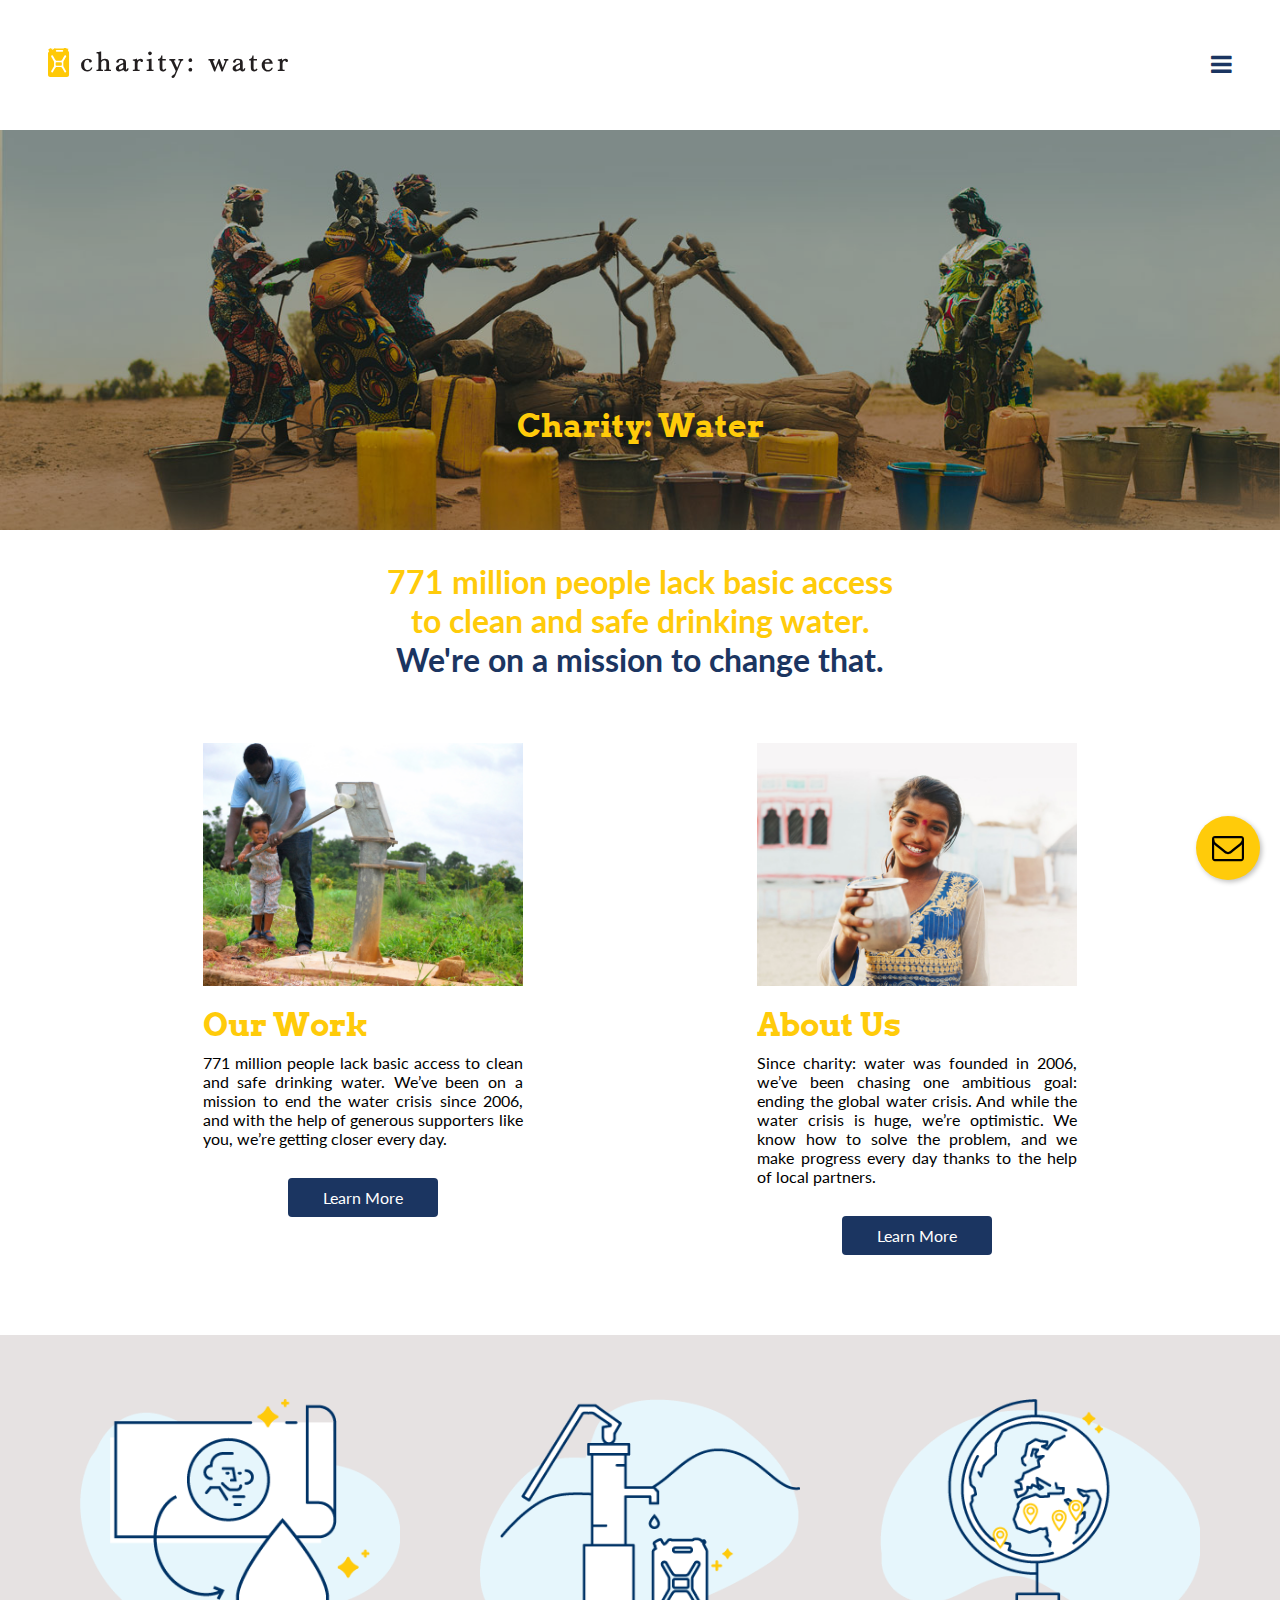
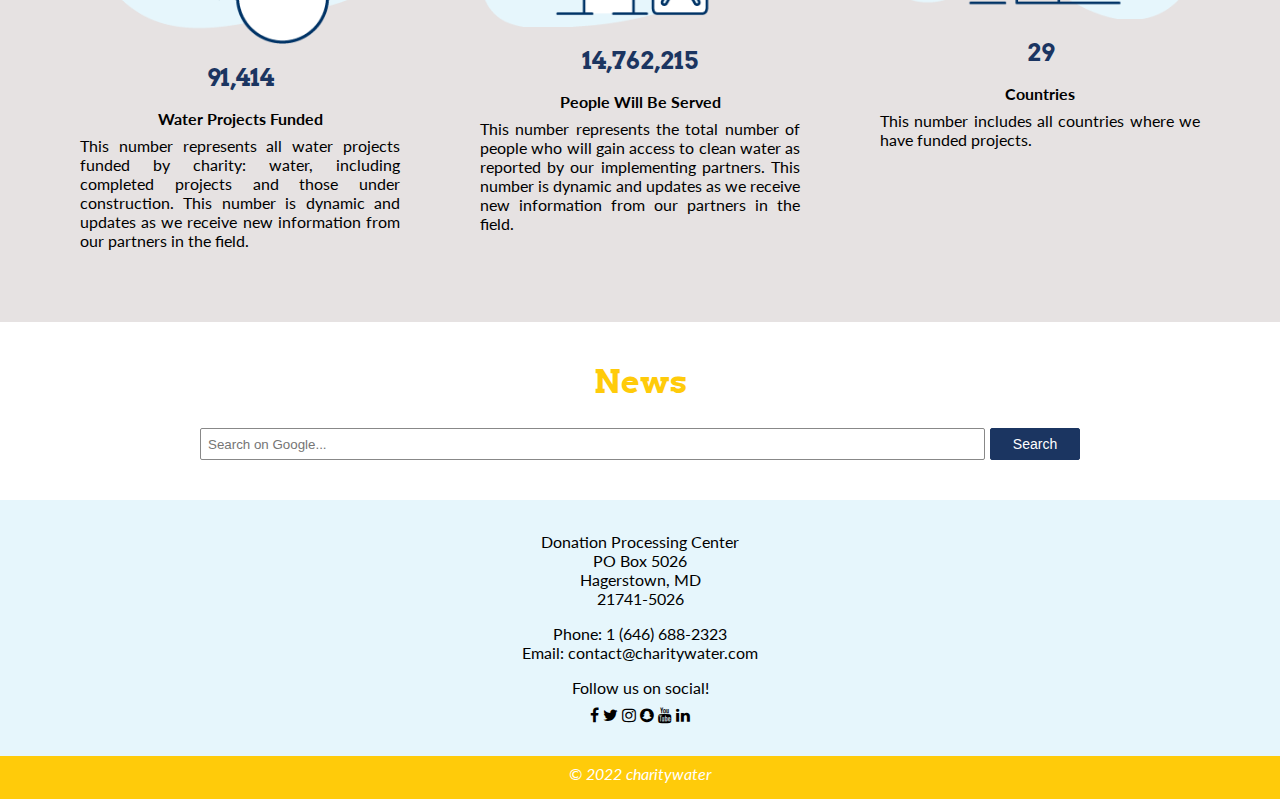
<file: index.html>
<!DOCTYPE html>
<html lang="en">
	<head>
		<meta charset="UTF-8" />
		<meta http-equiv="X-UA-Compatible" content="IE=edge" />
		<meta name="viewport" content="width=device-width, initial-scale=1.0" />
		<link href="https://fonts.googleapis.com/css2?family=Roboto:wght@300;400;500&display=swap" rel="stylesheet">

    <title>Charity: Water • Home</title>

		<!-- CSS -->
    <link rel="stylesheet" type="text/css" href="css/styles.css">

		<!-- Font Awesome for Social Icons -->
		<link rel="stylesheet" href="https://cdnjs.cloudflare.com/ajax/libs/font-awesome/4.7.0/css/font-awesome.min.css">
	</head>

  <body>
		<!-- Button for PopUp Add -->
		<button id="show-modal-btn" class="floating-btn"><i class="fa fa-envelope-o"></i></button>

		<div id="overlay">
			<div id="modal">
				<section class="popup-container">
					<h1 class="center-bold">Subscribe to Our Mailing List!</h1>
					<img class="popup-photo" src="images/popup-background.jpg" alt="Different People">
					<p>Join our mailing list by filling out the form below!</p>
					<form class="popup-form">
						<label>
    					Name: <input class="name" name="name" value="First, Last">
						</label>
						<label>
    					Email Address: <input class="email" name="name" value="Name@domain.com">
						</label>
						<button class="submit-popup" type="submit" value="Submit">Submit</button>
					</form>
				<p class="home-popup-button-para"><button id="close-modal-btn" class="home_button">Close</button></p>
				</section>
			</div>
		</div>


    <!-- Header Section -->
    <header>
			<a href="index.html"><img src="images/logo.svg" alt="Logo for Charity: Water" title="Logo for Charity:Water" class="logo"></a>
			<nav class="navigation">
				<ul>
					<li class="active-menu-item"><a href="index.html">Home</a></li>
          <li class="menu-item"><a href="about.html">About</a></li>
          <li class="menu-item"><a href="work.html">Our Work</a></li>
				</ul>
			</nav>
			<section class="toggleBox">
				<a onclick="showMenu()" href="#" class="no-underline">
					<i class="fa fa-bars menu"></i><i class="fa fa-times close"></i>
				</a>
			</section>
    </header>

    <!-- Body Section -->
		<!-- Hero Section -->
    <main>
      <section class="hero">
        <img class="hero-img" src="images/home-hero1.jpg" alt="Family getting water out of well." title="Family getting water out of well.">
         <section class='hero-items'>
           <h1 class="hero-h1">Charity: Water</h1>
         </section>
      </section>

			<!-- Intro Text Under Hero -->
      <section class="home-intro-text">
        <p>
          771 million people lack basic access<br>
          to clean and safe drinking water.<br>
          <span>We're on a mission to change that.</span>
        </p>
      </section>

			<!-- Read More Section -->
      <section class="home-flexbox">
				<div class="home-flexbox-item">
	        <img class="width100" src="images/pump-water.jpg" alt="Father and Daughter pumping water out of the ground." title="Father and Daughter pumping water out of the ground.">
					<div class="home-flexbox-text">
						<h1>Our Work</h1>
		        <p>
		        771 million people lack basic access to clean and safe drinking water. We’ve been on a mission to end the water crisis since 2006, and with the help of generous supporters like you, we’re getting closer every day.
		        </p>
						<p class="home_button"><a href="work.html">Learn More</a></p>
					</div>
				</div>

				<div class="home-flexbox-item">
	        <img class="width100" src="images/cup-water.jpg" alt="Young women holding cup." title="Young women holding cup.">
					<div class="home-flexbox-text">
						<h1>About Us</h1>
		        <p>
		        Since charity: water was founded in 2006, we’ve been chasing one ambitious goal: ending the global water crisis. And while the water crisis is huge, we’re optimistic. We know how to solve the problem, and we make progress every day thanks to the help of local partners.
		        </p>
						<p class="home_button"><a href="about.html">Learn More</a></p>
					</div>
				</div>
      </section>


			<!-- Icon Section -->
			<section class="home-flexbox home-icons">
				<div class="home-flexbox-item flex-icon">
	        <img class="width100" src="images/dollar-icon.png" alt="Dollar Icon">
					<div class="home-flexbox-text">
						<h2>91,414</h2>
		        <p class="center-bold">Water Projects Funded</p>
		        <p>This number represents all water projects funded by charity: water, including completed projects and those under construction. This number is dynamic and updates as we receive new information from our partners in the field.</p>
					</div>
				</div>

				<div class="home-flexbox-item flex-icon">
	        <img class="width100" src="images/water-icon.png" alt="Water Icon">
					<div class="home-flexbox-text">
		        <h2>14,762,215</h2>
		        <p class="center-bold">People Will Be Served</p>
		        <p>This number represents the total number of people who will gain access to clean water as reported by our implementing partners. This number is dynamic and updates as we receive new information from our partners in the field.</p>
					</div>
				</div>

				<div class="home-flexbox-item flex-icon">
					<img class="width100" src="images/world-icon.png" alt="World Icon">
					<div class="home-flexbox-text">
						<h2>29</h2>
						<p class="center-bold">Countries</p>
						<p>This number includes all countries where we have funded projects.</p>
					</div>
				</div>
			</section>
			<!-- API Section -->

			<div class="container-news">
				<h1 class="news-title">News</h1><br>

				<div class="search-container">
					<input class="search-input" type="text" name="search" id="search" placeholder="Search on Google...">
					<button class="search-btn" onclick="getNews()"> Search </button>
				</div>

				<div>
					<ul class='news-content'>

					</ul>

				</div>
			</div>
    </main>
    <!-- Footer Section -->
    <footer>
	    <section class="footer-flexbox-item">
				Donation Processing Center <br>
				PO Box 5026<br>
				Hagerstown, MD<br>
				21741-5026<br>
	    </section>

	    <section class="footer-flexbox-item">
				Phone: <a href="tel:1646-688-2323">1 (646) 688-2323</a><br>
				Email: <a href="mailto:contact@charitywater.com">contact@charitywater.com</a><br>
	    </section>

	    <section class="footer-flexbox-item">
				<p>Follow us on social!</p>
				<a href="https://www.facebook.com/charitywater"><i class="fa fa-facebook"></i></a>
				<a href="https://twitter.com/charitywater"><i class="fa fa-twitter"></i></a>
				<a href="https://www.instagram.com/charitywater/"><i class="fa fa-instagram"></i></a>
				<a href="https://www.snapchat.com/add/charitywater"><i class="fa fa-snapchat"></i></a>
				<a href="https://www.youtube.com/user/charitywater"><i class="fa fa-youtube"></i></a>
				<a href="https://www.linkedin.com/company/charity-water"><i class="fa fa-linkedin"></i></a>
	    </section>
		</footer>

    <div class="footer-two">
      	<p>&copy; 2022 charitywater</p>
    </div>

    <!-- Javascript -->
    <script src="js/main.js"></script>
	<script src='https://cdnjs.cloudflare.com/ajax/libs/jquery/3.1.1/jquery.min.js'></script>

  </body>
</html>
</file>
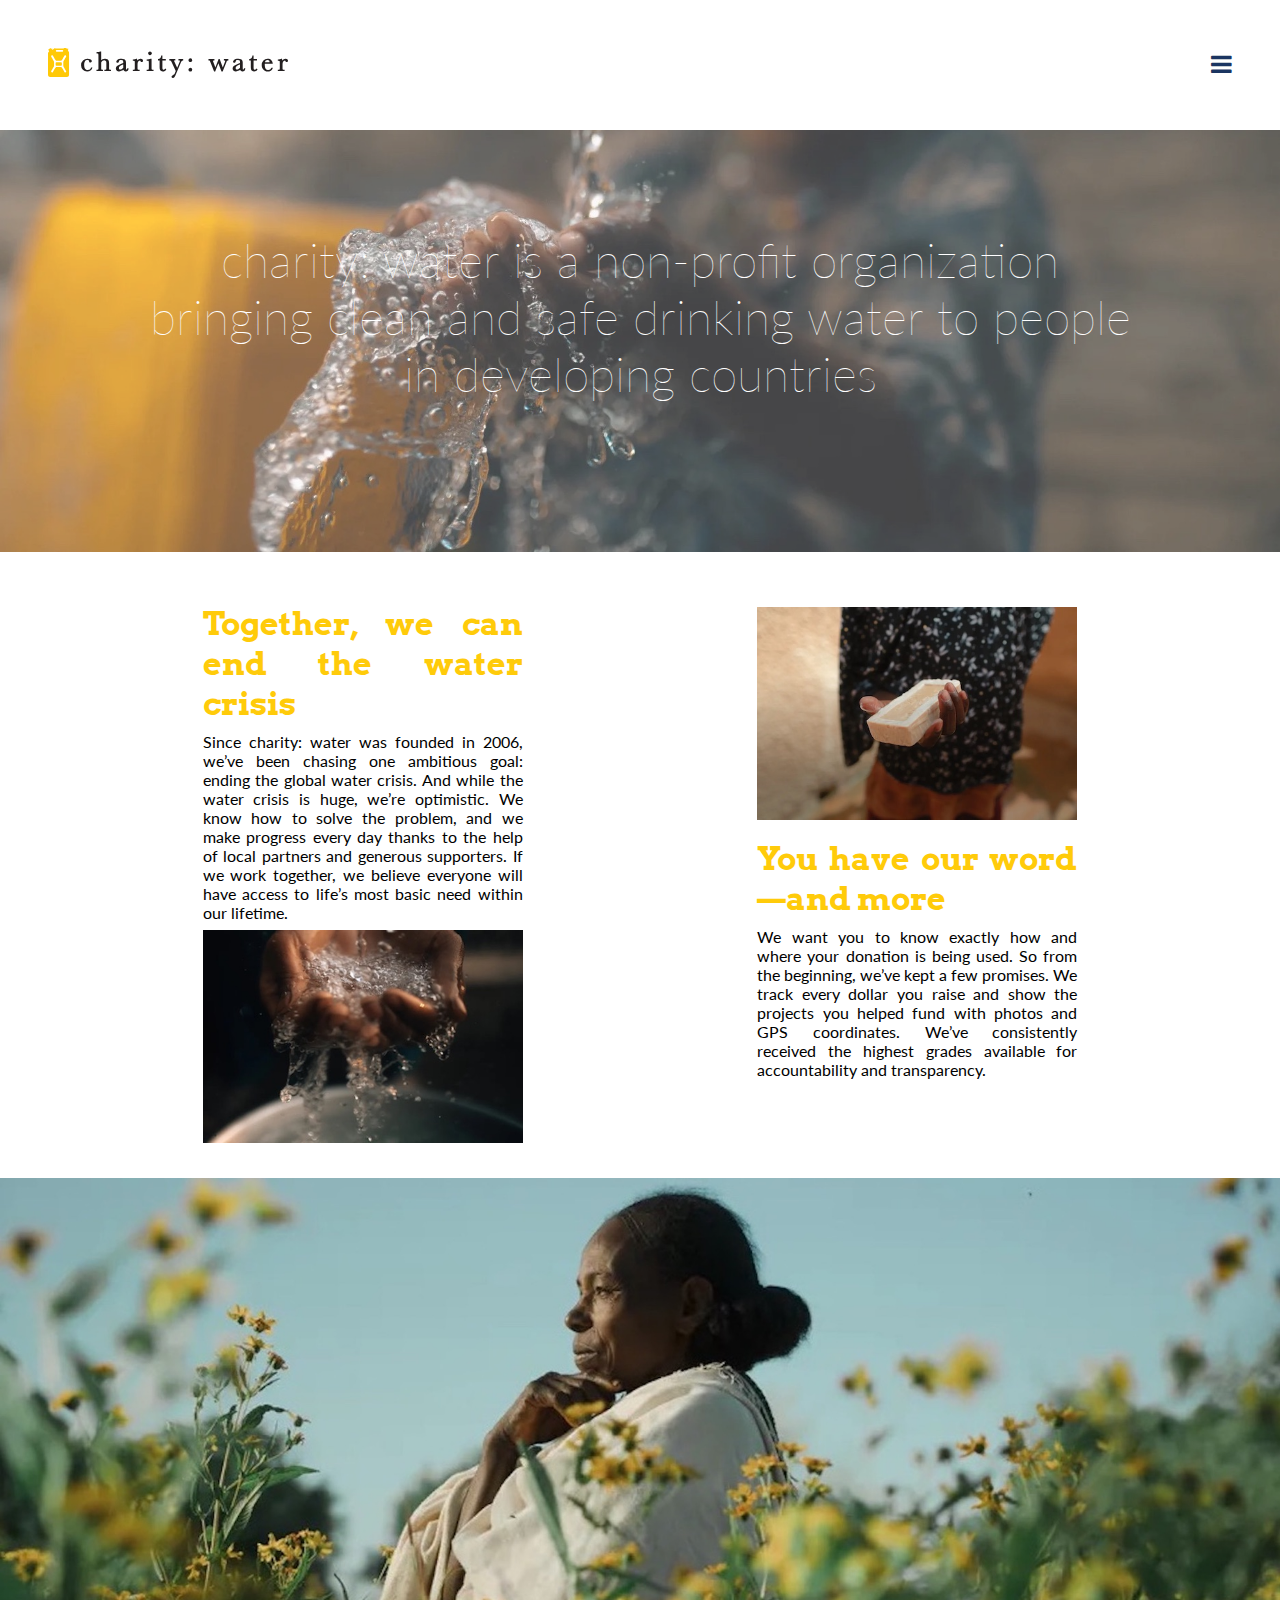
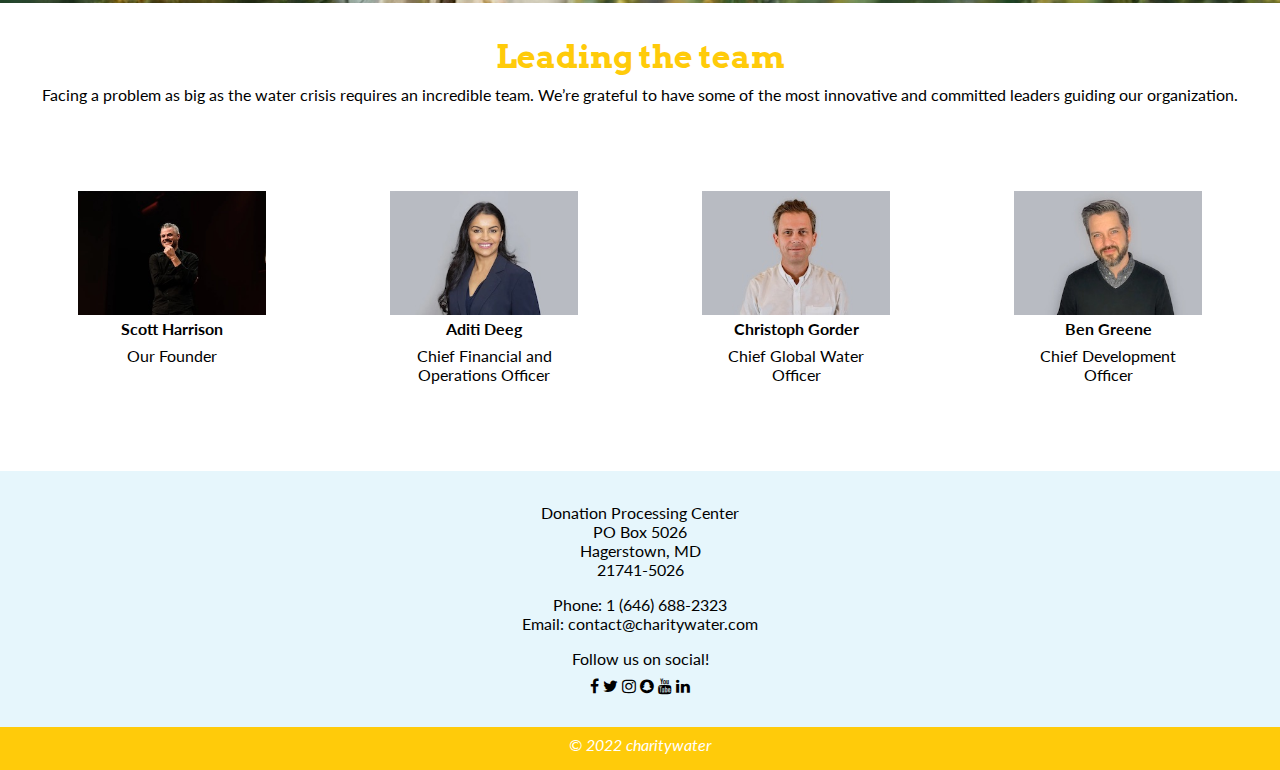
<file: about.html>
<!DOCTYPE html>
<html lang="en">
	<head>
		<meta charset="UTF-8" />
		<meta http-equiv="X-UA-Compatible" content="IE=edge" />
		<meta name="viewport" content="width=device-width, initial-scale=1.0" />
    <title>Charity: Water • About Us</title>

		<!-- CSS -->
    <link rel="stylesheet" type="text/css" href="css/styles.css">

		<!-- Font Awesome for Social Icons -->
		<link rel="stylesheet" href="https://cdnjs.cloudflare.com/ajax/libs/font-awesome/4.7.0/css/font-awesome.min.css">

	</head>

  <body>
		<!-- Header Section -->
		<header>
			<a href="index.html"><img src="images/logo.svg" alt="Logo for Charity: Water" title="Logo for Charity:Water" class="logo"></a>
			<nav class="navigation">
				<ul>
					<li class="menu-item"><a href="index.html">Home</a></li>
          <li class="active-menu-item"><a href="about.html">About</a></li>
          <li class="menu-item"><a href="work.html">Our Work</a></li>
				</ul>
			</nav>
			<section class="toggleBox">
				<a onclick="showMenu()" href="#" class="no-underline">
					<i class="fa fa-bars menu"></i><i class="fa fa-times close"></i>
				</a>
			</section>
    </header>

    <main>
			<section class="about-hero">
				<img class="hero-img" src="images/about-hero.jpg" alt="Water flowing into an outstretched hand.">
				<h2 class="about-h2">charity: water is a non-profit organization bringing clean and safe drinking water to people in developing countries</h2>
			 </section>

			 <section class="home-flexbox">
				<div class="home-flexbox-item">
					<div class="home-flexbox-text">
						<h1>Together, we can end the water crisis</h1>
		        <p>
					Since charity: water was founded in 2006, we’ve been chasing one ambitious goal: ending the global water crisis. And while the water crisis is huge, we’re optimistic. We know how to solve the problem, and we make progress every day thanks to the help of local partners and generous supporters. If we work together, we believe everyone will have access to life’s most basic need within our lifetime.
		        </p>
				<img class="width100" src="images/about-hands.jpg" alt="Hands under running water." title="Hands under running water.">

					</div>
				</div>

				<div class="home-flexbox-item">
					<BR>
	        <img class="width100" src="images/about-soap.jpg" alt="a hand holding a yellow bar of soap." title="a hand holding a yellow bar of soap.">
					<div class="home-flexbox-text">
						<h1>You have our word—and more</h1>
						<p>We want you to know exactly how and where your donation is being used. So from the beginning, we’ve kept a few promises. We track every dollar you raise and show the projects you helped fund with photos and GPS coordinates. We’ve consistently received the highest grades available for accountability and transparency.</p>
					</div>
				</div>
      </section>

			<section class="featured">
				<img src="images/about-woman.jpg" alt="Woman standing with yellow flowers." class="width100">
			</section>

			<section class="team">
				<h1>Leading the team</h1>
				  <p>Facing a problem as big as the water crisis requires an incredible team. We’re grateful to have some of the most innovative and committed leaders guiding our organization.</p>
			</section>

			<div class="team-container">
				<div class="team-image">
				<img src="images/about-team1.jpg" alt="Scott Harrison" style="width:100%">
					<p class="about-caption">Scott Harrison</p>
					<p class="about-caption-text">Our Founder</p>
				</div>

				<div class="team-image">
				<img src="images/about-team2.jpg" alt="Aditi Deeg" style="width:100%">
					<p class="about-caption">Aditi Deeg</p>
					<p class="about-caption-text">Chief Financial and Operations Officer</p>
				</div>

				<div class="team-image">
				<img src="images/about-team3.jpg" alt="Christoph Gorder" style="width:100%">
					<p class="about-caption">Christoph Gorder</p>
					<p class="about-caption-text">Chief Global Water Officer</p>
				</div>

				<div class="team-image">
				<img src="images/about-team4.jpg" alt="Ben Greene" style="width:100%">
					<p class="about-caption"> Ben Greene</p>
					<p class="about-caption-text">Chief Development Officer</p>
				</div>
			</div>
		</main>

		<!-- Footer Section -->
		<footer>
			<section class="footer-flexbox-item">
				Donation Processing Center <br>
				PO Box 5026<br>
				Hagerstown, MD<br>
				21741-5026<br>
			</section>

			<section class="footer-flexbox-item">
				Phone: <a href="tel:1646-688-2323">1 (646) 688-2323</a><br>
				Email: <a href="mailto:contact@charitywater.com">contact@charitywater.com</a><br>
			</section>

			<section class="footer-flexbox-item">
				<p>Follow us on social!</p>
				<a href="https://www.facebook.com/charitywater"><i class="fa fa-facebook"></i></a>
				<a href="https://twitter.com/charitywater"><i class="fa fa-twitter"></i></a>
				<a href="https://www.instagram.com/charitywater/"><i class="fa fa-instagram"></i></a>
				<a href="https://www.snapchat.com/add/charitywater"><i class="fa fa-snapchat"></i></a>
				<a href="https://www.youtube.com/user/charitywater"><i class="fa fa-youtube"></i></a>
				<a href="https://www.linkedin.com/company/charity-water"><i class="fa fa-linkedin"></i></a>
			</section>
		</footer>

		<div class="footer-two">
				<p>&copy; 2022 charitywater</p>
		</div>

    <!-- Javascript -->
    <script src="js/main.js"></script>
  </body>
</html>
</file>
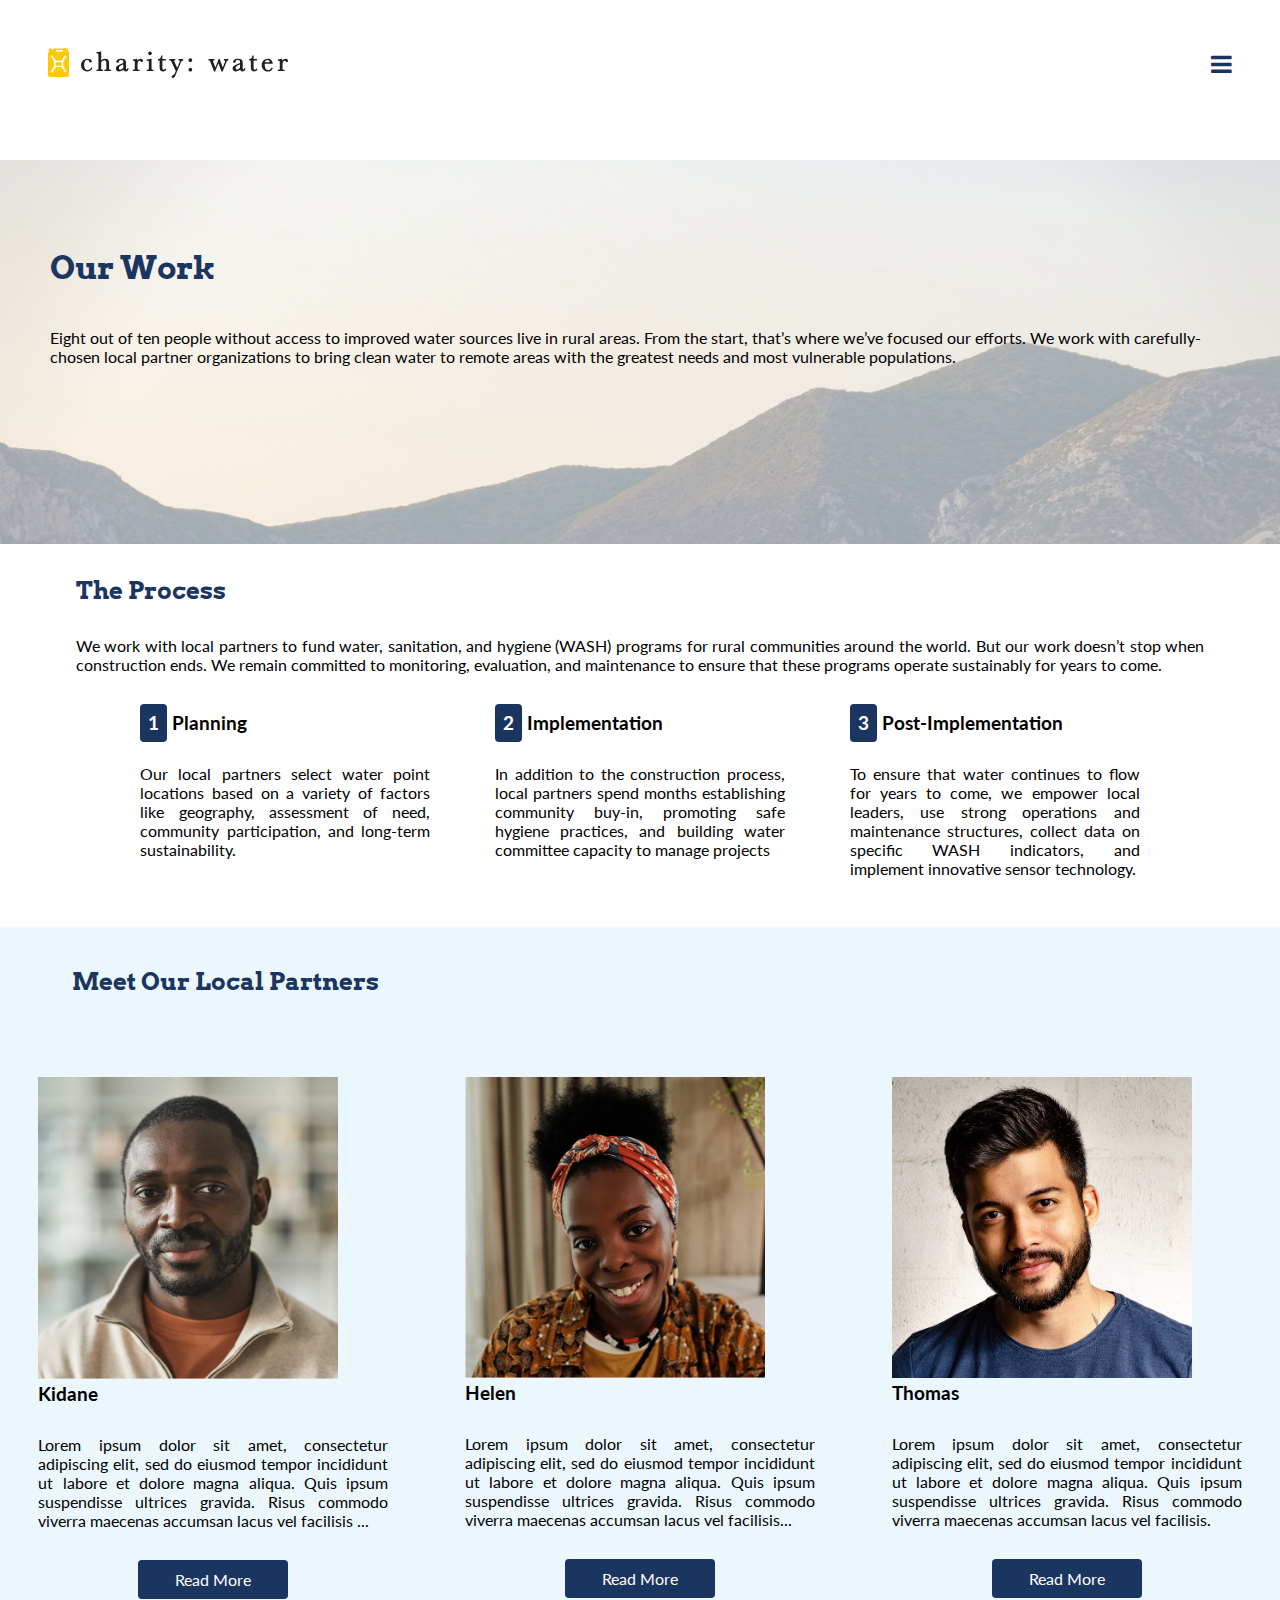
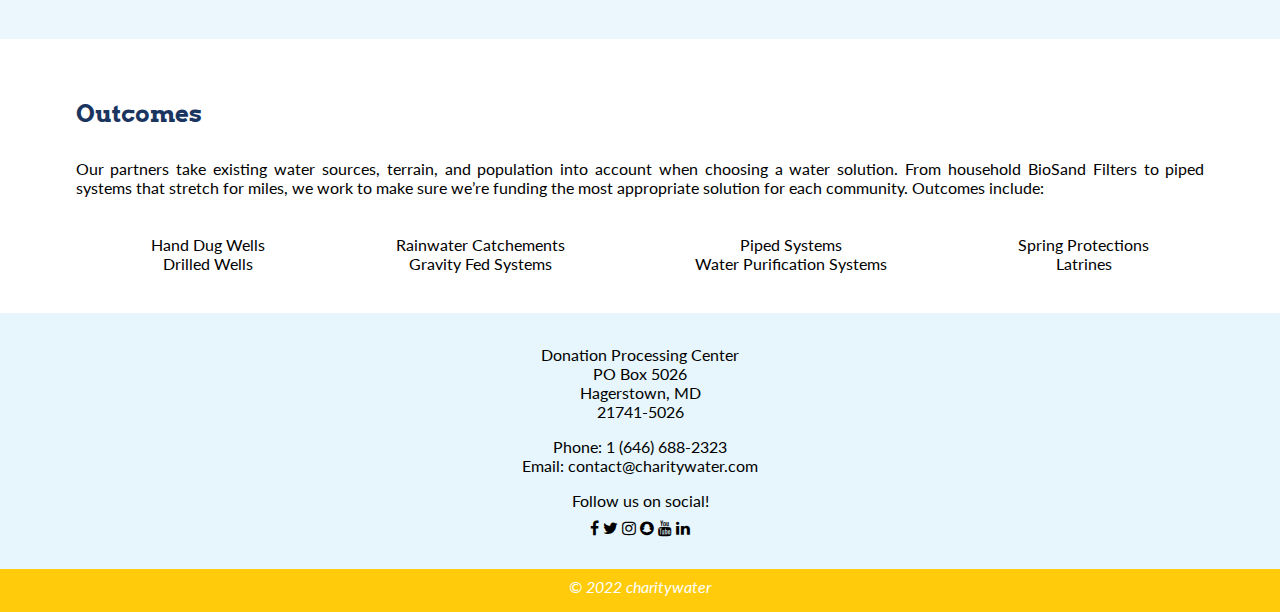
<file: work.html>
<!DOCTYPE html>
<html lang="en">
	<head>
		<meta charset="UTF-8" />
		<meta http-equiv="X-UA-Compatible" content="IE=edge" />
		<meta name="viewport" content="width=device-width, initial-scale=1.0" />
    <title>Charity: Water • Our Work</title>

		<!-- CSS -->
    <link rel="stylesheet" type="text/css" href="css/styles.css">

		<!-- Font Awesome for Social Icons -->
		<link rel="stylesheet" href="https://cdnjs.cloudflare.com/ajax/libs/font-awesome/4.7.0/css/font-awesome.min.css">

	</head>

<body>
		<!-- Header Section -->
		<header>
			<a href="index.html"><img src="images/logo.svg" alt="Logo for Charity: Water" title="Logo for Charity:Water" class="logo"></a>
			<nav class="navigation">
				<ul>
					<li class="menu-item"><a href="index.html">Home</a></li>
          <li class="menu-item"><a href="about.html">About</a></li>
          <li class="active-menu-item"><a href="work.html">Our Work</a></li>
				</ul>
			</nav>
			<section class="toggleBox">
				<a onclick="showMenu()" href="#" class="no-underline">
					<i class="fa fa-bars menu"></i><i class="fa fa-times close"></i>
				</a>
			</section>
    </header>

		<main>
    <!--      <main class="ow_body">     -->
			<section class="ow_hero">
       <!-- <img src="images/our_work_hero3.jpg" class="ow_hero_image">-->
        <h1 class="ow_content">Our Work</h1>
		<p class="ow_content">Eight out of ten people without access to improved water sources live in rural areas. From the start, that’s where we’ve focused our efforts. We work with carefully-chosen local partner organizations to bring clean water to remote areas with the greatest needs and most vulnerable populations.</p>
      </section>

			<section class="ow_body">


 				<section class="ow_content">
					<div class="ow_process">
						<h2>The Process</h2>
						<p>We work with local partners to fund water, sanitation, and hygiene (WASH) programs for rural communities around the world. But our work doesn’t stop when construction ends. We remain committed to monitoring, evaluation, and maintenance to ensure that these programs operate sustainably for years to come.</p>

						<div class="ow_process_container">
							<div class="process_flex_item">
								<h3> <span class="ow_numbers">1</span> Planning</h3>
								<p>Our local partners select water point locations based on a variety of factors like geography, assessment of need, community participation, and long-term sustainability.</p>
							</div>

							<div class="process_flex_item">
								<h3><span class="ow_numbers">2</span> Implementation</h3>
								<p>In addition to the construction process, local partners spend months establishing community buy-in, promoting safe hygiene practices, and building water committee capacity to manage projects</p>
							</div>

							<div class="process_flex_item">
								<h3><span class="ow_numbers">3</span> Post-Implementation</h3>
								<p>To ensure that water continues to flow for years to come, we empower local leaders, use strong operations and maintenance structures, collect data on specific WASH indicators, and implement innovative sensor technology.</p>
							</div>
						</div>
					</div>
				</section>
			</section>

			<section class="ow_partners">
				<h2 class="work-h2">Meet Our Local Partners</h2>
				<div id="ow_partners_content">
					<div class="ow_partner_section">
						<div>
							<img src="images/our_work_partner1.png" alt="Partner, Kidane" class="partner_image">
							<h3>Kidane</h3>
							<p>Lorem ipsum dolor sit amet, consectetur
							adipiscing elit, sed do eiusmod tempor incididunt ut
							labore et dolore magna aliqua. Quis ipsum
							suspendisse ultrices gravida. Risus commodo viverra
							maecenas accumsan lacus vel facilisis <span id="dots1">...</span></p>
								<p id="readmore">Lorem ipsum dolor sit
								amet, consectetur adipiscing elit, sed do
								eiusmod tempor incididunt ut labore et dolore
								magna aliqua. Quis ipsum suspendisse ultrices
								gravida. Risus commodo viverra maecenas accumsan
								lacus vel facilisis.</p>
								<p onclick="readMore()" id="ow_button1" class = "ow_button">Read More</p>
						</div>
					</div>

					<div class="ow_partner_section">
						<div>
							<img src="images/our_work_partner2.png" alt="Partner, Helen" class="partner_image">
							<h3>Helen</h3>
							<p>Lorem ipsum dolor sit amet, consectetur
							adipiscing elit, sed do eiusmod tempor incididunt ut
							labore et dolore magna aliqua. Quis ipsum
							suspendisse ultrices gravida. Risus commodo viverra
							maecenas accumsan lacus vel facilisis<span id="dots2">...</span></p>
							<p id="readmore2">Lorem ipsum dolor sit
							amet, consectetur adipiscing elit, sed do
							eiusmod tempor incididunt ut labore et dolore
							magna aliqua. Quis ipsum suspendisse ultrices
							gravida. Risus commodo viverra maecenas accumsan
							lacus vel facilisis.</p>
							<p onclick="readMore2()" id="ow_button2" class="ow_button">Read More</p>
						</div>
					</div>

					<div class="ow_partner_section">
						<div>
							<img src="images/our_work_partner3.png" alt="Partner, Thomas" class="partner_image">
							<h3>Thomas</h3>
							<p>Lorem ipsum dolor sit amet, consectetur
							adipiscing elit, sed do eiusmod tempor incididunt ut
							labore et dolore magna aliqua. Quis ipsum
							suspendisse ultrices gravida. Risus commodo viverra
							maecenas accumsan lacus vel facilisis.</p>
							<p id="readmore3">Lorem ipsum dolor sit
							amet, consectetur adipiscing elit, sed do
							eiusmod tempor incididunt ut labore et dolore
							magna aliqua. Quis ipsum suspendisse ultrices
							gravida. Risus commodo viverra maecenas accumsan
							lacus vel facilisis<span id="dots3">...</span></p>
							<p onclick = "readMore3()" id="ow_button3" class="ow_button">Read More</p>
						</div>
					</div>
				</div>
			</section>
			<section class="ow_body">
				<div class="ow_content" id="outcomes">
					<h2>Outcomes</h2>
					<p>Our partners take existing water sources, terrain, and population into account when choosing a water solution. From household BioSand Filters to piped systems that stretch for miles, we work to make sure we’re funding the most appropriate solution for each community. Outcomes include:</p>

						<div class="ow_partners_content2">
							<div class="ow_partner_section">
								<ul>
									<li>Hand Dug Wells</li>
									<li>Drilled Wells</li>
								</ul>
							</div>

							<div class="ow_partner_section">
								<ul>
									<li>Rainwater Catchements</li>
									<li>Gravity Fed Systems</li>
								</ul>
							</div>

							<div class="ow_partner_section">
								<ul>
									<li>Piped Systems</li>
									<li>Water Purification Systems</li>
								</ul>
							</div>
							<div class="ow_partner_section">
								<ul>
									<li>Spring Protections</li>
									<li>Latrines</li>
								</ul>
							</div>
						</div>

				</div>
			</section>



    </main>

    <!-- Footer Section -->
    <footer>
	    <section class="footer-flexbox-item">
				Donation Processing Center <br>
				PO Box 5026<br>
				Hagerstown, MD<br>
				21741-5026<br>
	    </section>

	    <section class="footer-flexbox-item">
				Phone: <a href="tel:1646-688-2323">1 (646) 688-2323</a><br>
				Email: <a href="mailto:contact@charitywater.com">contact@charitywater.com</a><br>
	    </section>

	    <section class="footer-flexbox-item">
				<p>Follow us on social!</p>
				<a href="https://www.facebook.com/charitywater"><i class="fa fa-facebook"></i></a>
				<a href="https://twitter.com/charitywater"><i class="fa fa-twitter"></i></a>
				<a href="https://www.instagram.com/charitywater/"><i class="fa fa-instagram"></i></a>
				<a href="https://www.snapchat.com/add/charitywater"><i class="fa fa-snapchat"></i></a>
				<a href="https://www.youtube.com/user/charitywater"><i class="fa fa-youtube"></i></a>
				<a href="https://www.linkedin.com/company/charity-water"><i class="fa fa-linkedin"></i></a>
	    </section>
		</footer>

    <div class="footer-two">
      	<p>&copy; 2022 charitywater</p>
    </div>

    <!-- Javascript -->
    <script src="js/main.js"></script>
  </body>
</html>
</file>
<file: css/styles.css>
/*===========================

Custom Fonts

===========================*/

@import url('https://fonts.googleapis.com/css2?family=Arvo:ital,wght@0,400;0,700;1,400;1,700&family=Lato:ital,wght@0,400;0,700;1,400;1,700&display=swap');

/*===========================

Reset Rule

===========================*/

* {
	padding: 0;
	margin: 0;
	border: 0;
	box-sizing: border-box;
}

/*===========================

Universal Stylings

===========================*/
h1 {
	color: #FFCB0A;
	font-family: 'Arvo', serif;
	font-weight: 700;
	padding-bottom: .5rem;
}

h2 {
	color: #1b3561;
	font-family: 'Arvo', serif;
	text-align: center;
	margin: 1rem;
}

h3 {
	font-family: 'Lato', sans-serif;
}

h4 {
	font-family: 'Lato', sans-serif;
	color:#FFCB0A;
}

p {
	font-family: 'Lato', sans-serif;
	margin-bottom: .50rem;
}

.center-bold {
	text-align: center;
	font-weight: bold;
}
.center {
	text-align: center;
}
.width100 {
	max-width: 100%;
}

/*===========================

Floating Button + PopUp Add

===========================*/
.floating-btn {
	width: 4rem;
	height: 4rem;
	background: #FFCB0A;
	display: flex;
	border-radius: 50%;
	font-size: 2rem;
	align-items: center;
	justify-content: center;
	text-decoration: none;
	box-shadow: 2px 2px 5px rgba(0,0,0, .25);
	position: fixed;
	right: 20px;
	bottom: 20px;
	transition: background 0.25s;
	color: black;
	outline: blue;
	border: none;
	cursor: pointer;
	z-index: 102;
}

.floating-btn:active {
	background: black;
	color: white;
}

#overlay {
	display: none;
	position: fixed;
	top: 0;
	bottom: 0;
	left: 0;
	right: 0;
	background: rgba(0,0,0, .25);
	z-index: 99999;
}

#modal {
	max-width: 20rem;
	height: 35rem;
	margin: auto;
	background-color: white;
	position: absolute;
	top: 0;
	bottom: 0;
	left: 0;
	right: 0;
}
.popup-container {
	padding: 1rem;
}
.home-popup-button-para {
	text-align: center;
}
.popup-photo {
	max-width: 100%;
}
.popup-form {
	font-family: 'Lato', sans-serif;
	text-align: center;
}
.popup-form.input {
	background: black;
}
.name,
.email {
	font-size: 1.05rem;
	background: #FFCB0A4A;
	width: 100%;
	padding: .25rem;
}
.submit-popup {
	background: #FFCB0A;
	cursor: pointer;
	margin: 1rem auto;
	padding: .25rem;
	box-shadow: 2px 2px 5px rgba(0,0,0, .25);
}
/*===========================

Header

===========================*/
header {
	display: flex;
	padding: 1rem;
	justify-content: space-between;
	align-items: center;
}
.logo {
	width: 15rem;
	margin: 2rem;
}
.navigation {
	display: none;
	text-align: center;
}
.navigation.active {
	display: flex;
	flex-direction: column;
	position: absolute;
	align-items: center;
	justify-content: center;
	left: 0;
	top: 0;
	width: 100%;
	height: 100%;
	background: #FFCB0A;
	z-index: 100;
}
.navigation.active a {
	color: white;
	text-decoration: none;
	font-family: 'Lato', sans-serif;
	font-size: 2rem;
	padding: 1rem;
}
nav ul {
	list-style-type: none;
}
nav li {
	margin: 3rem;
}

.toggleBox {
	padding-right: 2rem;
	font-size: 1.5rem;
	color: #1b3561;
	z-index: 101;
}
.menu,
.close {
	color: #1b3561;
	text-decoration: none;
}
.fa.fa-bars.menu.hide {
	display: none;
}
.fa.fa-times.close {
	display: none;
}
.fa.fa-times.close.show {
	display: flex;
}
a.no-underline {
	text-decoration: none;
}
/*===========================

Footer

===========================*/
footer {
	background: #e6f6fc;
	font-family: 'Lato', sans-serif;
	text-align: center;
	font-size: 1rem;
	padding: 1rem;
}
footer section {
	margin: 1rem;
}
footer a {
	color: black;
	text-decoration: none;
}
footer a:hover {
	color: #ffcb0a;
}
.footer-two {
	background: #ffcb0a;
	padding: .5rem;
	color: white;
	font-style: italic;
	margin: 0 auto;
	text-align: center;
}
/*===========================

Home - Hero section

===========================*/
.hero {
  width: 100%;
	height: 200px;
  background: black;
  overflow: hidden;
}
.hero-img {
	width: 100%;
	height: 100%;
	object-fit: cover;
	object-position: center top;
  opacity: 75%;
	z-index: -100;
}
.hero-items {
	position: relative;
	text-align: center;
	top: -8rem;
	margin: 0 auto;
}
.hero-h1 {
	color: #FFCB0A;
	font-size: 2rem;
}

.home-intro-text {
	text-align: center;
  	font-family: 'Arvo', serif;
	font-weight: 700;
	margin: 2rem;
	font-size: 2rem;
	color: #FFCB0A;
}

.home-intro-text span {
	color: #1b3561;
}


/*===========================

Home - Read More Section

===========================*/
.home-flexbox {
	font-family: 'Lato', sans-serif;
	text-align: justify;
	display: flex;
	flex-wrap: wrap;
	justify-content: space-evenly
}
.home-flexbox-item {
	margin: 2rem;
	text-align: center;
}
.home-flexbox-text {
	margin-top: 1rem;
	text-align: justify;
}
.home_button {
	background-color: #1b3561;
	padding: 10px;
	width: 150px;
	border-radius: 4px;
	text-align: center;
	color: white;
	margin: 0 auto;
	margin-top: 30px;
	cursor: pointer;
}
.home_button a {
	text-decoration: none;
	color: white;
	padding: 1rem;
}

/*===========================

Home - Icon section

===========================*/
.home-icons {
	background: #e6e2e2;
	padding: 2rem;
	margin: 3rem auto 0rem;
}

/*===========================

Home - API section

===========================*/

.container-news {
	width: 70%;
	margin: 0 auto;;
	padding: 40px 0;
  }

  .news-title {
	font-family: 'Arvo', serif;
	font-weight: 700;
	text-align: center;
  }

  ul {
	list-style-type: none;
  }

  .news-block {
	margin: 18px 8px;
	min-height: 100px;
	padding: 15px;
	background: white;
	display: flex;
	border: 1px solid #e9e9e9;
	border-radius: 4px;
	-webkit-box-shadow: 1px 1px 2px 0px #888;
	box-shadow: 1px 1px 2px 0px #888;
  }

  .news-image {
	border-radius: 100%;
	height: 100px;
	width: 100px;
  }

  .container-news a {
	font-size: 1.3rem;
	color: black;
  }

  .container-news a:hover {
	text-decoration: underline;
	color: #1b3561;
  }

  .news-block:hover {
	-webkit-box-shadow: 3px 2px 8px -2px #888;
	box-shadow: 3px 2px 8px -2px #888;
	transition: all 0.4s;
  }

  .news {
	padding-left: 10px;
  }

  .published-label {
	font-weight: 500;
	color: #1b3561;
  }

  .published-value {
	color: #FFCB0A;
  }

  .news-description {
	margin: 5px 0px;
  }

  .search-input {
	padding: 7px;
	border: 1px solid #888;
	border-radius: 2px;
	flex-grow: 1;
  }

  .search-btn {
	color: #fff;
	background-color: #1b3561;
	cursor: pointer;
	border: 1px solid #1b3561;
	border-radius: 2px;
	padding: 5px;
	width: 90px;
	font-size: 14px;
	height: 32px;
	margin-left: 5px;
  }

  .search-btn:hover {
	background-color: #3e69b3;
  }

  .search-container {
	margin: 0 8px;
	display: flex;
  }

  .news-content {
	padding-left: unset;
  }

  @media (max-width: 576px) {
	.container-news {
	  width: unset;
	  margin: 0 10px;
	}

	.news-block {
	  flex-direction: column;
	}

	.img-container {
	  width: 100%;
	}

	.news-image {
	  border-radius: 4px;
	  height: 200px;
	  width: 100%;
	}

	.news {
	  padding-left: unset;
	}
  }
/*===========================

Secondary Pages

===========================*/
main {
	clear: both;
	width: 100%;
}
/*===========================

/****************************

About Page

*******************************/


.about-hero {
	position: relative;
	text-align: center;
	color: white;

}

.about-h2 {
	font-family: 'Lato', sans-serif;
	font-weight: lighter;
	font-size: 1.75rem;
}

/****************************

About Page - Together Section

*******************************/
.team h1 {
	text-align: center;
	margin-top: 30px;
}

.featured {
	position: relative;
	text-align: center;
	color: white;
}
.about-section-bottom {
	margin-bottom: 1rem;
}
.about-section-top {
	margin-top: 1rem;
}

/****************************

About Page - Team Section

*******************************/

.team h4 {
	text-align: center;
	padding-bottom: 1%;
	padding-top: 2%;
}

.team p{
	text-align: center;
}
 .about-caption {
	 font-weight:bold;
	 text-align: center;
 }
 .about-caption-text{
	 text-align: center;
 }
 .team-container {
	 padding: 1rem
 }


/********************************

Our Work Hero Section

********************************/
.ow_body {
	width: 90%;
	margin: 0 auto;
	max-width: 1200px;
	text-align: justify;

}

.ow_page_wrapper {
	max-width: 1200px;
}

.ow_hero {
	margin: 0 auto;
}
.ow_hero h1 {
	margin-top: -5%;
}

.ow_content {
	margin: 3%;
	padding-top: 20px;
}


.ow_content p {
	padding-bottom: 30px;
}

.ow_content h2, h3 {
	text-align: left;
	margin: 0 0 30px 0;
}


.ow_hero {
	margin-top: 30px;
	padding: 12% 3% 20% 3%;
	background-image: url(../images/our_work_hero3.jpg);
	background-size: cover;
	background-repeat: no-repeat;
	width: 100%;
	max-height: 300px;
	box-shadow: inset 0 0 0 1000px rgba(255, 255, 255, 0.6);

}

.ow_hero h1 {
	color: #1b3561;
}


/*************************************

Our Work Process Section

**************************************/
.ow_process {
	margin-top: 30px;
	margin: 0 auto;
}

.ow_numbers {
	color: white;
	background-color: #1b3561;
	padding: 8px;
	border-radius: 4px;

}


/*************************************

Our Work Partners Section

**************************************/
.work-h2 {
	padding-left: 2.5rem;
}
.ow_partners {
	background-color: #ebf7fd;
	padding: 40px 0 40px 0;
}

.ow_partners_content {
	margin: 3%;
}

.ow_partners h2 {
	margin: 0 0 30px 20px;
	text-align: left;
}

.ow_partners_content h3 {
	margin: 20px 0 20px 0;
}

.ow_partner_section {
	margin: 0 auto;
	max-width: 350px;
	text-align: justify;


}

.partner_image {
	width: 100%;
	max-width: 300px;
	margin-top: 50px;
}

.ow_button {
	background-color: #1b3561;
	padding: 10px;
	width: 150px;
	border-radius: 4px;
	text-align: center;
	color: white;
	margin: 0 auto;
	margin-top: 30px;
	cursor: pointer;
}

#readmore {
	display: none;
}

#readmore2 {
	display: none;
}

#readmore3 {
	display: none;
}
/*************************************

Our Work Outcomes Section

**************************************/
#outcomes {
	margin-top: 40px;
	margin-bottom: 40px;
	max-width: 1500px;
}

.ow_content li {
	font-family: 'Lato', sans-serif;
	text-align: center;
}

.ow_content ul {
	margin-left: 20px;
}
.ow_partners_content2 {
	list-style: none;
}

/*****************************


Responsive Web Coding - 768px by 1024px (Tablet)

===========================*/

@media screen and (min-width: 575px) {
	/* Hero Section */
	.hero {
		height: 400px;
	}
	/* Home Read More Section */
	.home-flexbox-item {
		max-width: 20rem;
	}
	/* Home Icon Section */
	.flex-icon {
		max-width: 20rem;
	}
}

@media (min-width:768px) {
	#flex-container {
		display: flex;
	}

	/* Our Work Partner Section */
	.ow_partner_section {
		max-width: 250px;
	}

	#ow_partners_content {
		display:flex;
		justify-content: space-evenly;
	}
	.ow_partners_content2 {
		display:flex;
		justify-content: space-evenly;
	}
}

@media (min-width: 1000px){
	.ow_hero {
		margin-top: 30px;
		padding: 10% 3% 20% 3%;
		background-size: cover;
		background-repeat: no-repeat;
		width: 100%;
		max-height: 300px;
	}

	.ow_content {
		margin: 1%;
	}

	.process_flex_item{
		max-width: 290px;
	}

	.ow_process_container {
		display: flex;
		justify-content: space-evenly;
	}

	/* Our Work Partner Section */
	.work-h2 {
		padding-left: 3.25rem;
	}
	#ow_partners_content {
		display:flex;
		justify-content: space-evenly;
	}
	.ow_partners_content2 {
		display:flex;
		justify-content: space-evenly;
	}
	.ow_partner_section{
		max-width: 350px;
	}
	/*PopUp Ad */
	#modal {
		max-width: 40rem;
		height: 40rem;
	}
	.popup-container {
		padding: 2rem;
	}
	/*About Page */
	.about-h2 {
		font-family: 'Lato', sans-serif;
		color: white;
		font-weight: lighter;
		font-size: 3rem;
		position: absolute;
		top: 20%;
		padding: 0 10%;
	}
	.team-container {
		display: flex;
	}
	.team-image {
		flex: 25%;
		padding: 5%;
		justify-content: space-evenly;
	}
	.together-grid {
		display: flex;
		flex-wrap: wrap;
		padding: 3%;
	}
	.column {
		flex: 50%;
		padding: 3%;
	}
}

/*===========================

Responsive Web Coding - 1366px by 768px (Laptop)

===========================*/

@media screen and (min-width: 1366px) {
	/* Header */
	.logo{
		clear: none;
		float: left;
	}
	.navigation {
		display: flex;
	}
	.toggleBox {
		display: none;
	}
	header li {
		float: left;
		margin: .5rem;
	}
	.active-menu-item {
		color: white;
		background: #FFCB0A;
		margin: 2rem;
		padding: 1rem;
		border-radius: .5rem;
	}
	.menu-item {
		background: #1b3561;
		margin: 2rem;
		padding: 1rem;
		border-radius: .5rem;
	}
	nav li a {
    color: white;
		margin: 2rem;
		padding: 1rem;
		text-decoration: none;
		font-family: 'Lato', sans-serif;
 		font-size: 1.25rem;
  }


	/* Hero */
	.hero {
		height: 500px;
	}
	/* Home Read More Section */
	.home-flexbox-item {
		max-width: 30rem;
	}

	/* Home Icon Section */
	.flex-icon {
		max-width: 18rem;
	}

	/* Footer */
	footer{
		background: #e6f6fc;
		font-family: 'Lato', sans-serif;
	  text-align: justify;
	  display: flex;
	  flex-wrap: wrap;
	  justify-content: space-between;
		padding: 2rem;
	}
	.footer-flexbox-item {
		max-width: 18rem;
		padding: 0 2rem;
		text-align: center;
		width: 100%;
	}
	/*About Page */
	.about-h2 {
		top: 40%;
	}

	.process_flex_item{
		max-width: 350px;
	}
}

/*===========================

Responsive Web Coding - 1920px by 1024 px (Desktop)

===========================*/

@media screen and (min-width: 1500px) {

}
</file>
